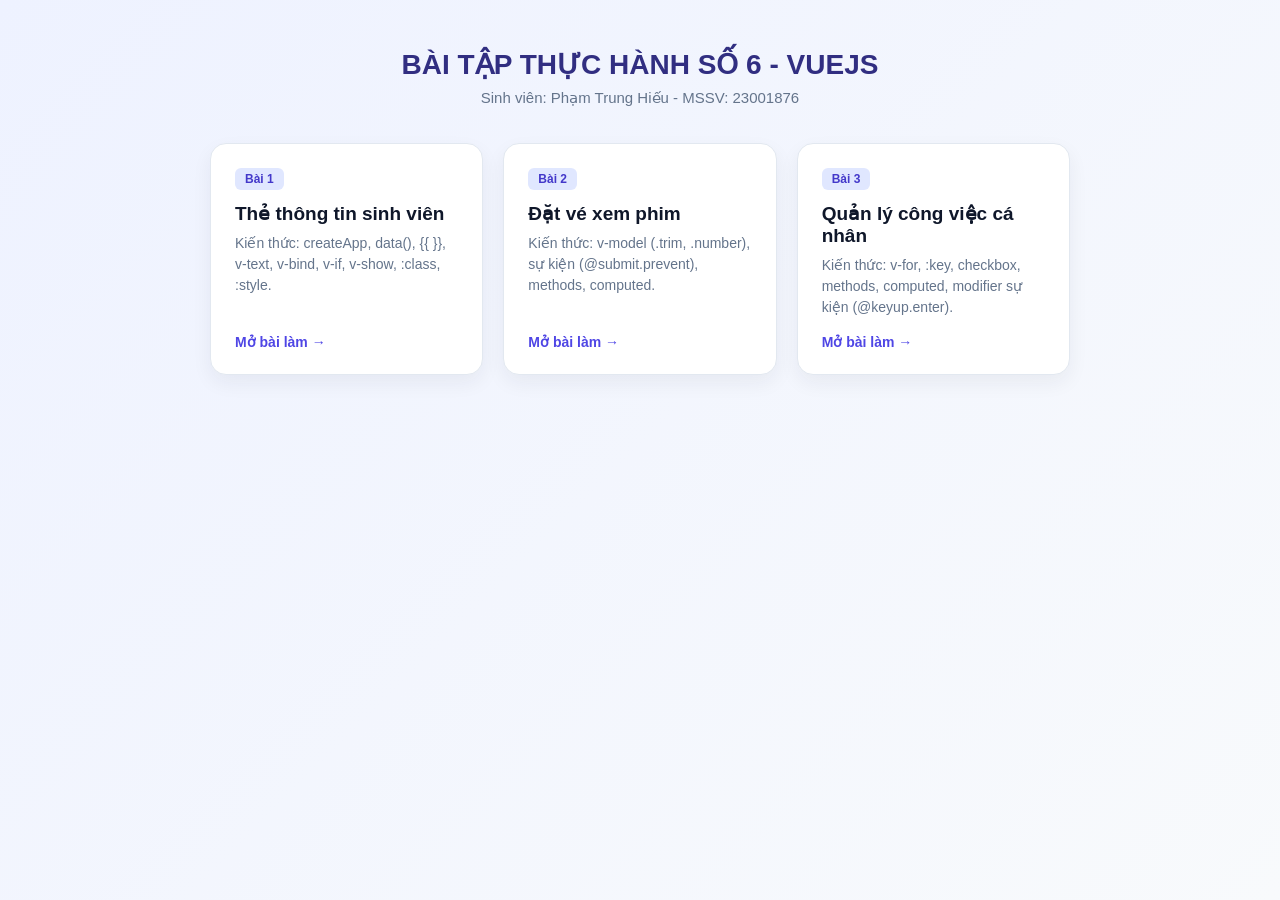
<file: TH6/index.html>
<!DOCTYPE html>
<html lang="vi">
<head>
    <meta charset="UTF-8">
    <meta name="viewport" content="width=device-width, initial-scale=1.0">
    <title>Bài Tập Thực Hành Số 6 - VueJS</title>
    <style>
        * {
            box-sizing: border-box;
            margin: 0;
            padding: 0;
        }
        body {
            font-family: 'Segoe UI', Tahoma, Geneva, Verdana, sans-serif;
            background: linear-gradient(135deg, #eef2ff 0%, #f8fafc 100%);
            min-height: 100vh;
            padding: 48px 16px;
            color: #1e293b;
        }
        .container {
            max-width: 860px;
            margin: 0 auto;
        }
        .header {
            text-align: center;
            margin-bottom: 36px;
        }
        .header h1 {
            font-size: 28px;
            color: #312e81;
            margin-bottom: 8px;
        }
        .header p {
            color: #64748b;
            font-size: 15px;
        }
        .grid {
            display: grid;
            grid-template-columns: repeat(auto-fit, minmax(250px, 1fr));
            gap: 20px;
        }
        .card {
            background: #ffffff;
            border-radius: 16px;
            padding: 24px;
            box-shadow: 0 8px 20px rgba(30, 41, 59, 0.06);
            text-decoration: none;
            color: inherit;
            border: 1px solid #e2e8f0;
            transition: transform 0.2s, box-shadow 0.2s;
            display: flex;
            flex-direction: column;
            justify-content: space-between;
        }
        .card:hover {
            transform: translateY(-4px);
            box-shadow: 0 12px 28px rgba(79, 70, 229, 0.14);
            border-color: #6366f1;
        }
        .card-badge {
            display: inline-block;
            padding: 4px 10px;
            border-radius: 6px;
            font-size: 12px;
            font-weight: 700;
            background: #e0e7ff;
            color: #4338ca;
            margin-bottom: 12px;
            width: fit-content;
        }
        .card h2 {
            font-size: 19px;
            margin-bottom: 8px;
            color: #0f172a;
        }
        .card p {
            font-size: 14px;
            color: #64748b;
            line-height: 1.5;
            margin-bottom: 16px;
        }
        .card-link {
            font-size: 14px;
            font-weight: 600;
            color: #4f46e5;
        }
    </style>
</head>
<body>
    <div class="container">
        <div class="header">
            <h1>BÀI TẬP THỰC HÀNH SỐ 6 - VUEJS</h1>
            <p>Sinh viên: Phạm Trung Hiếu - MSSV: 23001876</p>
        </div>

        <div class="grid">
            <a href="bai1.html" class="card">
                <div>
                    <span class="card-badge">Bài 1</span>
                    <h2>Thẻ thông tin sinh viên</h2>
                    <p>Kiến thức: createApp, data(), {{ }}, v-text, v-bind, v-if, v-show, :class, :style.</p>
                </div>
                <span class="card-link">Mở bài làm →</span>
            </a>

            <a href="bai2.html" class="card">
                <div>
                    <span class="card-badge">Bài 2</span>
                    <h2>Đặt vé xem phim</h2>
                    <p>Kiến thức: v-model (.trim, .number), sự kiện (@submit.prevent), methods, computed.</p>
                </div>
                <span class="card-link">Mở bài làm →</span>
            </a>

            <a href="bai3.html" class="card">
                <div>
                    <span class="card-badge">Bài 3</span>
                    <h2>Quản lý công việc cá nhân</h2>
                    <p>Kiến thức: v-for, :key, checkbox, methods, computed, modifier sự kiện (@keyup.enter).</p>
                </div>
                <span class="card-link">Mở bài làm →</span>
            </a>
        </div>
    </div>
</body>
</html>
</file>
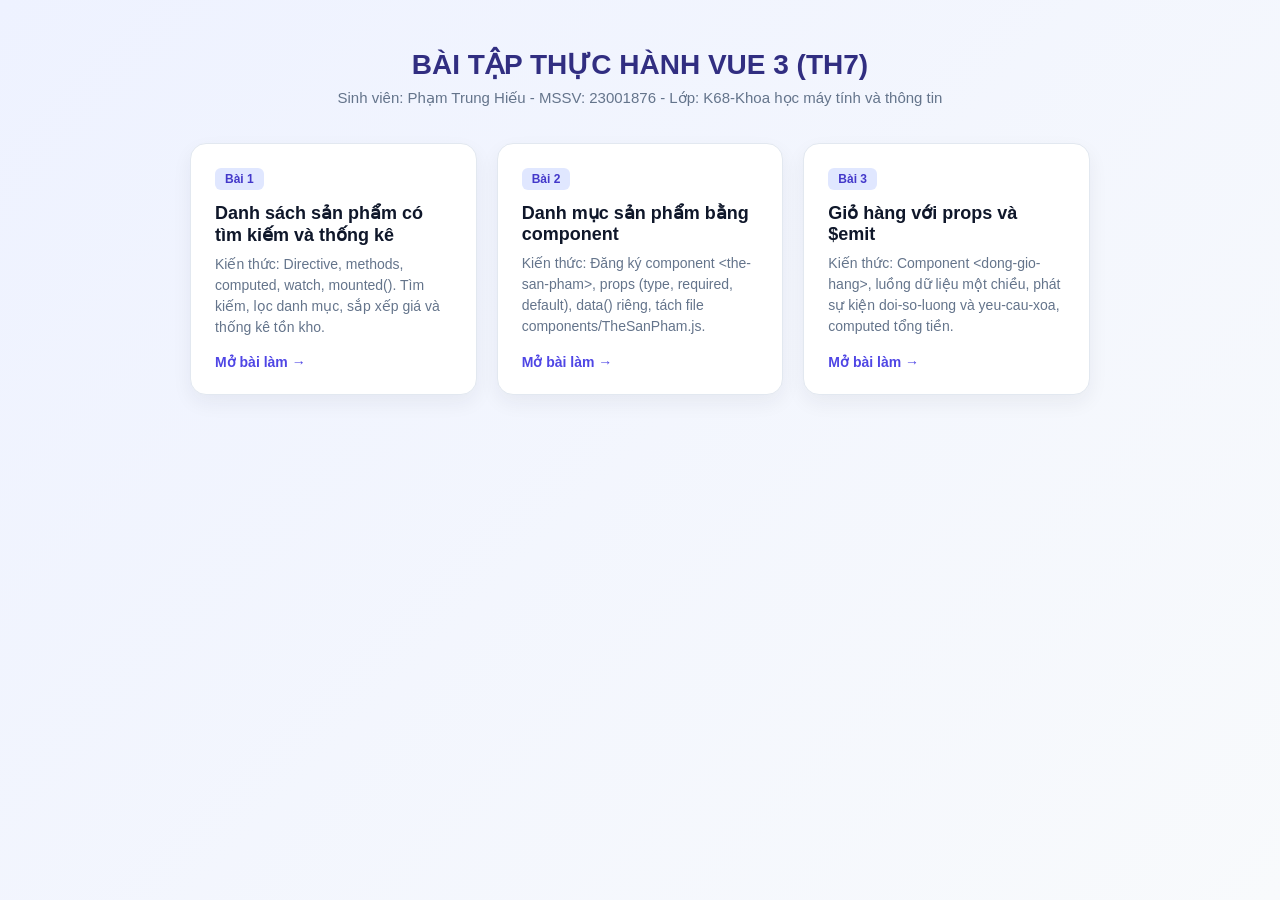
<file: TH7/index.html>
<!DOCTYPE html>
<html lang="vi">
<head>
    <meta charset="UTF-8">
    <meta name="viewport" content="width=device-width, initial-scale=1.0">
    <title>Bài Tập Thực Hành Số 7 - Vue 3</title>
    <style>
        * {
            box-sizing: border-box;
            margin: 0;
            padding: 0;
        }
        body {
            font-family: 'Segoe UI', Tahoma, Geneva, Verdana, sans-serif;
            background: linear-gradient(135deg, #eef2ff 0%, #f8fafc 100%);
            min-height: 100vh;
            padding: 48px 16px;
            color: #1e293b;
        }
        .container {
            max-width: 900px;
            margin: 0 auto;
        }
        .header {
            text-align: center;
            margin-bottom: 36px;
        }
        .header h1 {
            font-size: 28px;
            color: #312e81;
            margin-bottom: 8px;
        }
        .header p {
            color: #64748b;
            font-size: 15px;
        }
        .grid {
            display: grid;
            grid-template-columns: repeat(auto-fit, minmax(260px, 1fr));
            gap: 20px;
        }
        .card {
            background: #ffffff;
            border-radius: 16px;
            padding: 24px;
            box-shadow: 0 8px 20px rgba(30, 41, 59, 0.06);
            text-decoration: none;
            color: inherit;
            border: 1px solid #e2e8f0;
            transition: transform 0.2s, box-shadow 0.2s;
            display: flex;
            flex-direction: column;
            justify-content: space-between;
        }
        .card:hover {
            transform: translateY(-4px);
            box-shadow: 0 12px 28px rgba(79, 70, 229, 0.14);
            border-color: #6366f1;
        }
        .card-badge {
            display: inline-block;
            padding: 4px 10px;
            border-radius: 6px;
            font-size: 12px;
            font-weight: 700;
            background: #e0e7ff;
            color: #4338ca;
            margin-bottom: 12px;
            width: fit-content;
        }
        .card h2 {
            font-size: 18px;
            margin-bottom: 8px;
            color: #0f172a;
        }
        .card p {
            font-size: 14px;
            color: #64748b;
            line-height: 1.5;
            margin-bottom: 16px;
        }
        .card-link {
            font-size: 14px;
            font-weight: 600;
            color: #4f46e5;
        }
    </style>
</head>
<body>
    <div class="container">
        <div class="header">
            <h1>BÀI TẬP THỰC HÀNH VUE 3 (TH7)</h1>
            <p>Sinh viên: Phạm Trung Hiếu - MSSV: 23001876 - Lớp: K68-Khoa học máy tính và thông tin</p>
        </div>

        <div class="grid">
            <a href="bai1.html" class="card">
                <div>
                    <span class="card-badge">Bài 1</span>
                    <h2>Danh sách sản phẩm có tìm kiếm và thống kê</h2>
                    <p>Kiến thức: Directive, methods, computed, watch, mounted(). Tìm kiếm, lọc danh mục, sắp xếp giá và thống kê tồn kho.</p>
                </div>
                <span class="card-link">Mở bài làm →</span>
            </a>

            <a href="bai2.html" class="card">
                <div>
                    <span class="card-badge">Bài 2</span>
                    <h2>Danh mục sản phẩm bằng component</h2>
                    <p>Kiến thức: Đăng ký component &lt;the-san-pham&gt;, props (type, required, default), data() riêng, tách file components/TheSanPham.js.</p>
                </div>
                <span class="card-link">Mở bài làm →</span>
            </a>

            <a href="bai3.html" class="card">
                <div>
                    <span class="card-badge">Bài 3</span>
                    <h2>Giỏ hàng với props và $emit</h2>
                    <p>Kiến thức: Component &lt;dong-gio-hang&gt;, luồng dữ liệu một chiều, phát sự kiện doi-so-luong và yeu-cau-xoa, computed tổng tiền.</p>
                </div>
                <span class="card-link">Mở bài làm →</span>
            </a>
        </div>
    </div>
</body>
</html>
</file>
